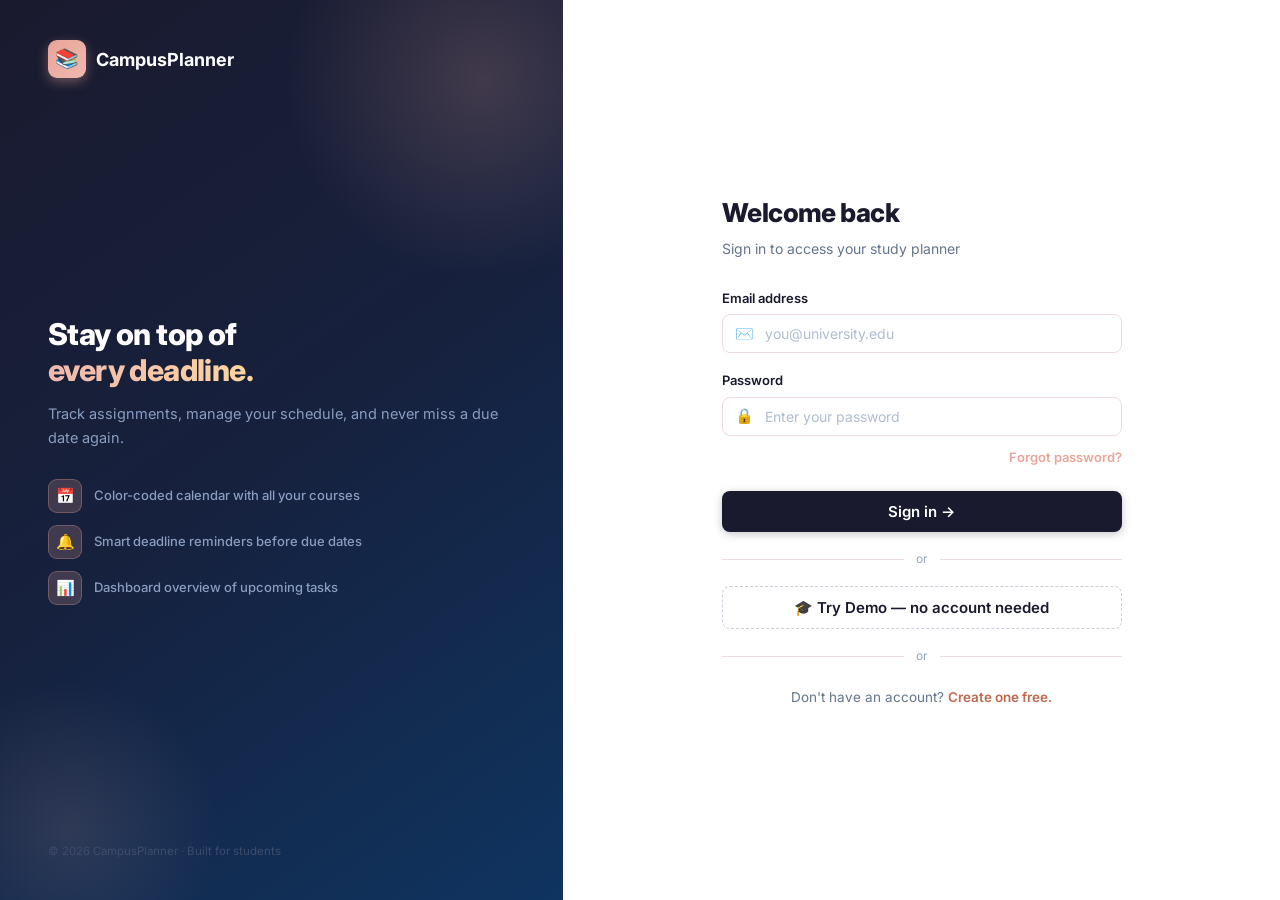
<file: index.html>
<!DOCTYPE html>
<html lang="en">
<head>
<meta charset="utf-8">
<meta name="viewport" content="width=device-width, initial-scale=1">
<title>CampusPlanner – Sign In</title>
<link rel="stylesheet" href="./main.css">
<style>
.form-stack { display:flex; flex-direction:column; gap:18px; margin-bottom:24px; }
.input-wrap { position:relative; }
.input-wrap .form-input { padding-left:42px; }
.input-icon {
  position:absolute; left:13px; top:50%; transform:translateY(-50%);
  font-size:15px; color:var(--text-muted); pointer-events:none;
}
.forgot-row { display:flex; justify-content:flex-end; margin-top:-6px; }
.forgot-link { font-size:13px; color:var(--primary); font-weight:600; text-decoration:none; }
.forgot-link:hover { text-decoration:underline; }
.alert-box {
  background:#fff1f2; border:1px solid #fecdd3; border-radius:var(--radius-sm);
  padding:10px 14px; font-size:13px; color:#be123c; margin-bottom:16px; display:none;
}
.alert-box.show { display:block; }
</style>
</head>
<body class="auth-body">

<!-- LEFT PANEL -->
<div class="auth-left">
  <div class="auth-brand">
    <div class="logo-mark">📚</div>
    <span class="auth-brand-name">CampusPlanner</span>
  </div>
  <div class="auth-hero">
    <h1 class="auth-hero-title">Stay on top of<br><span>every deadline.</span></h1>
    <p class="auth-hero-sub">Track assignments, manage your schedule, and never miss a due date again.</p>
    <div class="auth-features">
      <div class="auth-feature">
        <div class="auth-feature-icon">📅</div>
        <span class="auth-feature-text">Color-coded calendar with all your courses</span>
      </div>
      <div class="auth-feature">
        <div class="auth-feature-icon">🔔</div>
        <span class="auth-feature-text">Smart deadline reminders before due dates</span>
      </div>
      <div class="auth-feature">
        <div class="auth-feature-icon">📊</div>
        <span class="auth-feature-text">Dashboard overview of upcoming tasks</span>
      </div>
    </div>
  </div>
  <p class="auth-tagline">© 2026 CampusPlanner · Built for students</p>
</div>

<!-- RIGHT PANEL (form) -->
<div class="auth-right">
  <div class="auth-form-wrap">
    <h1 class="auth-form-title">Welcome back</h1>
    <p class="auth-form-sub">Sign in to access your study planner</p>

    <!-- Error alert (wrong credentials feedback — addresses Elliott Violation 1-9) -->
    <div class="alert-box" id="alertBox">
      ⚠ Incorrect email or password. Please check your details or
      <a href="./password.html" style="color:inherit;font-weight:700;">reset your password</a>.
    </div>

    <div class="form-stack">
      <div class="form-group">
        <label class="form-label">Email address</label>
        <div class="input-wrap">
          <span class="input-icon">✉️</span>
          <input id="email" class="form-input" type="email"
            placeholder="you@university.edu" autocomplete="email"
            oninput="clearFieldErr('email','emailErr')">
        </div>
        <span class="form-error" id="emailErr">Please enter your email address.</span>
      </div>

      <div class="form-group">
        <label class="form-label">Password</label>
        <div class="input-wrap">
          <span class="input-icon">🔒</span>
          <input id="password" class="form-input" type="password"
            placeholder="Enter your password" autocomplete="current-password"
            oninput="clearFieldErr('password','passErr')">
        </div>
        <span class="form-error" id="passErr">Please enter your password.</span>
      </div>

      <div class="forgot-row">
        <a class="forgot-link" href="./password.html">Forgot password?</a>
      </div>
    </div>

    <button class="btn btn-primary btn-full btn-lg" onclick="signIn()">Sign in →</button>

    <div class="auth-divider">or</div>

    <button class="btn btn-outline btn-full btn-lg" onclick="demoLogin()" style="border:1.5px dashed #c8d0dc;">
      🎓 Try Demo — no account needed
    </button>

    <div class="auth-divider">or</div>

    <p class="auth-footer-link">
      Don't have an account? <a href="./signup.html">Create one free.</a>
    </p>
  </div>
</div>

<div class="toast success" id="toast">✅ Signing you in…</div>

<script>
// Seed data on first ever visit so the app has content
(function seedData() {
  if (JSON.parse(localStorage.getItem('cp_assignments') || '[]').length > 0) return;
  const today = new Date();
  const d = o => { const x=new Date(today); x.setDate(x.getDate()+o); return x.toISOString().split('T')[0]; };
  localStorage.setItem('cp_assignments', JSON.stringify([
    {id:1,title:'Research Paper',      course:'psych',dueDate:d(6), reminder:'2',priority:'high',  estHours:'4',notes:'Manifest Destiny essay – 8 pages',completed:false,createdAt:d(-5)},
    {id:2,title:'Group Project',       course:'cs',   dueDate:d(4), reminder:'2',priority:'high',  estHours:'6',notes:'HCI prototype demo',              completed:false,createdAt:d(-5)},
    {id:3,title:'Lab Report',          course:'cs',   dueDate:d(-3),reminder:'2',priority:'medium',estHours:'2',notes:'',                                completed:true, createdAt:d(-8)},
    {id:4,title:'Coding Project',      course:'prog', dueDate:d(12),reminder:'3',priority:'medium',estHours:'5',notes:'Nested loops chapter',             completed:false,createdAt:d(-2)},
    {id:5,title:'CS Midterm',          course:'cs',   dueDate:d(18),reminder:'7',priority:'high',  estHours:'8',notes:'Study chapters 1–6',               completed:false,createdAt:d(-2)},
    {id:6,title:'Discrete HW',         course:'math', dueDate:d(20),reminder:'2',priority:'low',   estHours:'2',notes:'Problem set 4',                    completed:false,createdAt:d(-1)},
    {id:7,title:'Psychology Quiz',     course:'psych',dueDate:d(13),reminder:'1',priority:'medium',estHours:'1',notes:'',                                 completed:false,createdAt:d(-1)},
    {id:8,title:'Prog. Assignment 3',  course:'prog', dueDate:d(22),reminder:'2',priority:'medium',estHours:'3',notes:'Recursion exercises',               completed:false,createdAt:d(0)},
  ]));
})();

function clearFieldErr(inputId, errId) {
  document.getElementById(inputId).classList.remove('error');
  document.getElementById(errId).classList.remove('show');
  document.getElementById('alertBox').classList.remove('show');
}

function demoLogin() {
  // Set John Doe's profile
  localStorage.setItem('cp_user_name', 'John');
  localStorage.setItem('cp_logged_in', '1');

  // Load John's original assignments — 8 active, 4 completed, 2 due this week
  const today = new Date();
  const d = o => { const x=new Date(today); x.setDate(x.getDate()+o); return x.toISOString().split('T')[0]; };
  localStorage.setItem('cp_assignments', JSON.stringify([
    {id:1,  title:'Research Paper',         course:'psych', dueDate:d(5),  reminder:'2', priority:'high',   estHours:'4', notes:'Manifest Destiny – 8 pages',  completed:false, createdAt:d(-10)},
    {id:2,  title:'Group Project',          course:'cs',    dueDate:d(3),  reminder:'2', priority:'high',   estHours:'6', notes:'HCI prototype demo',           completed:false, createdAt:d(-10)},
    {id:3,  title:'Lab Report',             course:'cs',    dueDate:d(-3), reminder:'2', priority:'medium', estHours:'2', notes:'',                             completed:true,  createdAt:d(-14)},
    {id:4,  title:'Coding Project',         course:'prog',  dueDate:d(11), reminder:'3', priority:'medium', estHours:'5', notes:'Nested loops chapter',          completed:false, createdAt:d(-5)},
    {id:5,  title:'CS Midterm',             course:'cs',    dueDate:d(17), reminder:'7', priority:'high',   estHours:'8', notes:'Study chapters 1–6',            completed:false, createdAt:d(-5)},
    {id:6,  title:'Discrete HW',            course:'math',  dueDate:d(19), reminder:'2', priority:'low',    estHours:'2', notes:'Problem set 4',                 completed:false, createdAt:d(-4)},
    {id:7,  title:'Psychology Quiz',        course:'psych', dueDate:d(12), reminder:'1', priority:'medium', estHours:'1', notes:'',                             completed:false, createdAt:d(-4)},
    {id:8,  title:'Programming Assignment', course:'prog',  dueDate:d(21), reminder:'2', priority:'medium', estHours:'3', notes:'Recursion exercises',           completed:false, createdAt:d(-3)},
    {id:9,  title:'Data Structures Quiz',   course:'cs',    dueDate:d(8),  reminder:'2', priority:'medium', estHours:'2', notes:'',                             completed:false, createdAt:d(-2)},
    {id:10, title:'Calculus HW',            course:'math',  dueDate:d(-7), reminder:'2', priority:'low',    estHours:'1', notes:'',                             completed:true,  createdAt:d(-14)},
    {id:11, title:'CS Project Proposal',    course:'cs',    dueDate:d(-14),reminder:'2', priority:'medium', estHours:'3', notes:'',                             completed:true,  createdAt:d(-21)},
    {id:12, title:'Psychology Paper Draft', course:'psych', dueDate:d(-10),reminder:'2', priority:'high',   estHours:'4', notes:'',                             completed:true,  createdAt:d(-18)},
  ]));

  const t = document.getElementById('toast');
  t.textContent = '🎓 Loading demo…';
  t.classList.add('show');
  setTimeout(() => window.location.href = './dashboard.html', 900);
}

function signIn() {
  const email = document.getElementById('email').value.trim();
  const pass  = document.getElementById('password').value;
  let ok = true;

  // Clear previous errors
  ['email','password'].forEach(id => document.getElementById(id).classList.remove('error'));
  ['emailErr','passErr'].forEach(id => document.getElementById(id).classList.remove('show'));
  document.getElementById('alertBox').classList.remove('show');

  // Validate — addresses Elliott Violation 1-5
  if (!email || !email.includes('@')) {
    document.getElementById('email').classList.add('error');
    document.getElementById('emailErr').classList.add('show');
    ok = false;
  }
  if (!pass) {
    document.getElementById('password').classList.add('error');
    document.getElementById('passErr').classList.add('show');
    ok = false;
  }
  if (!ok) return;

  // Simulate credential check — wrong password shows helpful error (Elliott Violation 1-9)
  const savedPass = localStorage.getItem('cp_password');
  if (savedPass && pass !== savedPass) {
    document.getElementById('password').classList.add('error');
    document.getElementById('alertBox').classList.add('show');
    return;
  }

  // Save user name hint from email
  if (!localStorage.getItem('cp_user_name')) {
    const namePart = email.split('@')[0].split('.')[0];
    localStorage.setItem('cp_user_name', namePart.charAt(0).toUpperCase() + namePart.slice(1));
  }

  localStorage.setItem('cp_logged_in', '1');
  const t = document.getElementById('toast');
  t.classList.add('show');
  setTimeout(() => window.location.href = './dashboard.html', 900);
}

document.addEventListener('keydown', e => { if (e.key === 'Enter') signIn(); });
</script>
</body>
</html>
</file>
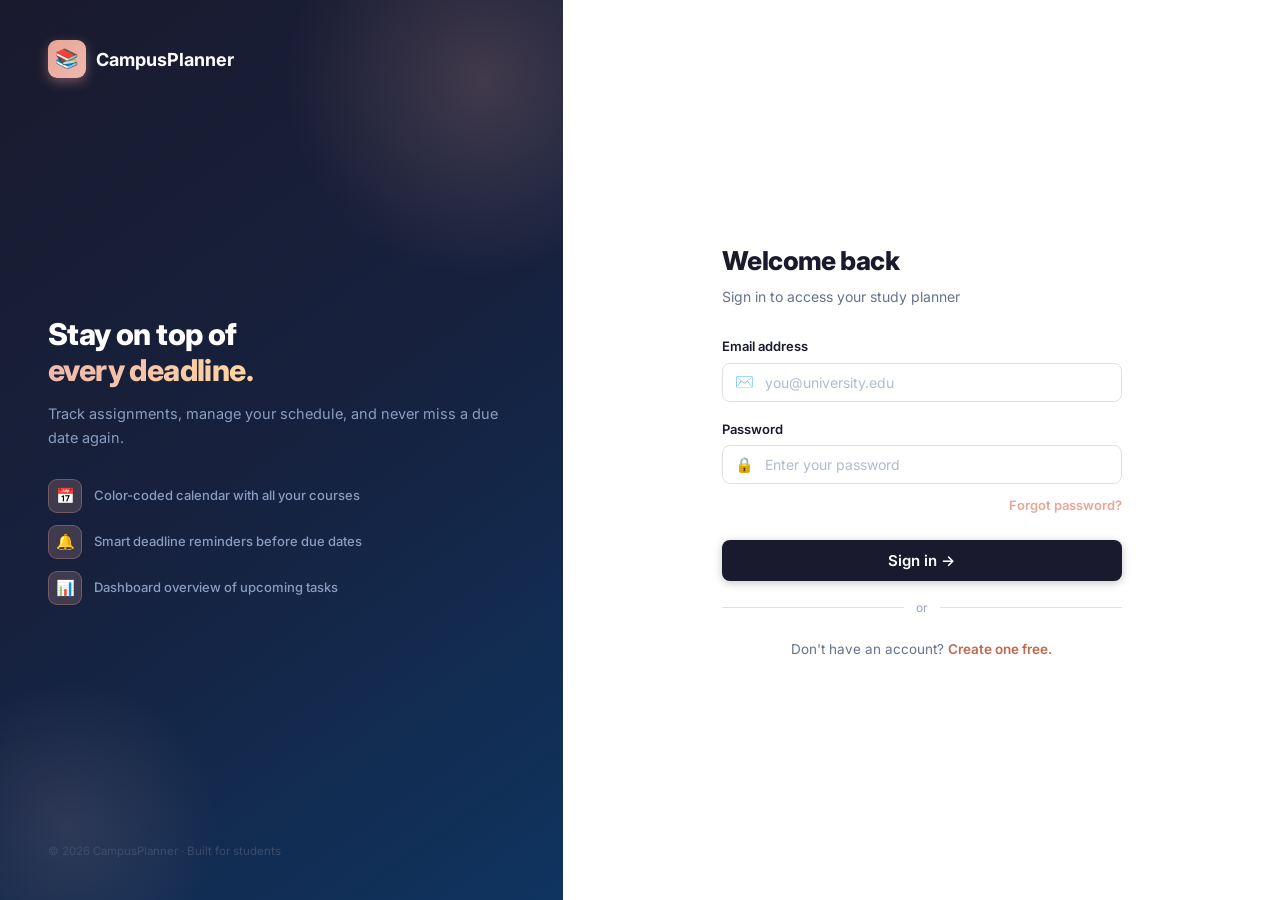
<file: password.html>
<!DOCTYPE html>
<html lang="en">
<head>
<meta charset="utf-8">
<meta name="viewport" content="width=device-width, initial-scale=1">
<title>CampusPlanner – Sign In</title>
<link rel="stylesheet" href="./main.css">
<style>
.form-stack { display:flex; flex-direction:column; gap:18px; margin-bottom:24px; }
.input-wrap { position:relative; }
.input-wrap .form-input { padding-left:42px; }
.input-icon {
  position:absolute; left:13px; top:50%; transform:translateY(-50%);
  font-size:15px; color:var(--text-muted); pointer-events:none;
}
.forgot-row { display:flex; justify-content:flex-end; margin-top:-6px; }
.forgot-link { font-size:13px; color:var(--primary); font-weight:600; text-decoration:none; }
.forgot-link:hover { text-decoration:underline; }
.alert-box {
  background:#fff1f2; border:1px solid #fecdd3; border-radius:var(--radius-sm);
  padding:10px 14px; font-size:13px; color:#be123c; margin-bottom:16px; display:none;
}
.alert-box.show { display:block; }
</style>
</head>
<body class="auth-body">

<!-- LEFT PANEL -->
<div class="auth-left">
  <div class="auth-brand">
    <div class="logo-mark">📚</div>
    <span class="auth-brand-name">CampusPlanner</span>
  </div>
  <div class="auth-hero">
    <h1 class="auth-hero-title">Stay on top of<br><span>every deadline.</span></h1>
    <p class="auth-hero-sub">Track assignments, manage your schedule, and never miss a due date again.</p>
    <div class="auth-features">
      <div class="auth-feature">
        <div class="auth-feature-icon">📅</div>
        <span class="auth-feature-text">Color-coded calendar with all your courses</span>
      </div>
      <div class="auth-feature">
        <div class="auth-feature-icon">🔔</div>
        <span class="auth-feature-text">Smart deadline reminders before due dates</span>
      </div>
      <div class="auth-feature">
        <div class="auth-feature-icon">📊</div>
        <span class="auth-feature-text">Dashboard overview of upcoming tasks</span>
      </div>
    </div>
  </div>
  <p class="auth-tagline">© 2026 CampusPlanner · Built for students</p>
</div>

<!-- RIGHT PANEL (form) -->
<div class="auth-right">
  <div class="auth-form-wrap">
    <h1 class="auth-form-title">Welcome back</h1>
    <p class="auth-form-sub">Sign in to access your study planner</p>

    <!-- Error alert (wrong credentials feedback — addresses Elliott Violation 1-9) -->
    <div class="alert-box" id="alertBox">
      ⚠ Incorrect email or password. Please check your details or
      <a href="./password.html" style="color:inherit;font-weight:700;">reset your password</a>.
    </div>

    <div class="form-stack">
      <div class="form-group">
        <label class="form-label">Email address</label>
        <div class="input-wrap">
          <span class="input-icon">✉️</span>
          <input id="email" class="form-input" type="email"
            placeholder="you@university.edu" autocomplete="email"
            oninput="clearFieldErr('email','emailErr')">
        </div>
        <span class="form-error" id="emailErr">Please enter your email address.</span>
      </div>

      <div class="form-group">
        <label class="form-label">Password</label>
        <div class="input-wrap">
          <span class="input-icon">🔒</span>
          <input id="password" class="form-input" type="password"
            placeholder="Enter your password" autocomplete="current-password"
            oninput="clearFieldErr('password','passErr')">
        </div>
        <span class="form-error" id="passErr">Please enter your password.</span>
      </div>

      <div class="forgot-row">
        <a class="forgot-link" href="./password.html">Forgot password?</a>
      </div>
    </div>

    <button class="btn btn-primary btn-full btn-lg" onclick="signIn()">Sign in →</button>

    <div class="auth-divider">or</div>

    <p class="auth-footer-link">
      Don't have an account? <a href="./signup.html">Create one free.</a>
    </p>
  </div>
</div>

<div class="toast success" id="toast">✅ Signing you in…</div>

<script>
// Seed data on first ever visit so the app has content
(function seedData() {
  if (JSON.parse(localStorage.getItem('cp_assignments') || '[]').length > 0) return;
  const today = new Date();
  const d = o => { const x=new Date(today); x.setDate(x.getDate()+o); return x.toISOString().split('T')[0]; };
  localStorage.setItem('cp_assignments', JSON.stringify([
    {id:1,title:'Research Paper',      course:'psych',dueDate:d(6), reminder:'2',priority:'high',  estHours:'4',notes:'Manifest Destiny essay – 8 pages',completed:false,createdAt:d(-5)},
    {id:2,title:'Group Project',       course:'cs',   dueDate:d(4), reminder:'2',priority:'high',  estHours:'6',notes:'HCI prototype demo',              completed:false,createdAt:d(-5)},
    {id:3,title:'Lab Report',          course:'cs',   dueDate:d(-3),reminder:'2',priority:'medium',estHours:'2',notes:'',                                completed:true, createdAt:d(-8)},
    {id:4,title:'Coding Project',      course:'prog', dueDate:d(12),reminder:'3',priority:'medium',estHours:'5',notes:'Nested loops chapter',             completed:false,createdAt:d(-2)},
    {id:5,title:'CS Midterm',          course:'cs',   dueDate:d(18),reminder:'7',priority:'high',  estHours:'8',notes:'Study chapters 1–6',               completed:false,createdAt:d(-2)},
    {id:6,title:'Discrete HW',         course:'math', dueDate:d(20),reminder:'2',priority:'low',   estHours:'2',notes:'Problem set 4',                    completed:false,createdAt:d(-1)},
    {id:7,title:'Psychology Quiz',     course:'psych',dueDate:d(13),reminder:'1',priority:'medium',estHours:'1',notes:'',                                 completed:false,createdAt:d(-1)},
    {id:8,title:'Prog. Assignment 3',  course:'prog', dueDate:d(22),reminder:'2',priority:'medium',estHours:'3',notes:'Recursion exercises',               completed:false,createdAt:d(0)},
  ]));
})();

function clearFieldErr(inputId, errId) {
  document.getElementById(inputId).classList.remove('error');
  document.getElementById(errId).classList.remove('show');
  document.getElementById('alertBox').classList.remove('show');
}

function signIn() {
  const email = document.getElementById('email').value.trim();
  const pass  = document.getElementById('password').value;
  let ok = true;

  // Clear previous errors
  ['email','password'].forEach(id => document.getElementById(id).classList.remove('error'));
  ['emailErr','passErr'].forEach(id => document.getElementById(id).classList.remove('show'));
  document.getElementById('alertBox').classList.remove('show');

  // Validate — addresses Elliott Violation 1-5
  if (!email || !email.includes('@')) {
    document.getElementById('email').classList.add('error');
    document.getElementById('emailErr').classList.add('show');
    ok = false;
  }
  if (!pass) {
    document.getElementById('password').classList.add('error');
    document.getElementById('passErr').classList.add('show');
    ok = false;
  }
  if (!ok) return;

  // Simulate credential check — wrong password shows helpful error (Elliott Violation 1-9)
  const savedPass = localStorage.getItem('cp_password');
  if (savedPass && pass !== savedPass) {
    document.getElementById('password').classList.add('error');
    document.getElementById('alertBox').classList.add('show');
    return;
  }

  // Save user name hint from email
  if (!localStorage.getItem('cp_user_name')) {
    const namePart = email.split('@')[0].split('.')[0];
    localStorage.setItem('cp_user_name', namePart.charAt(0).toUpperCase() + namePart.slice(1));
  }

  sessionStorage.setItem('cp_logged_in', '1');
  const t = document.getElementById('toast');
  t.classList.add('show');
  setTimeout(() => window.location.href = './dashboard.html', 900);
}

document.addEventListener('keydown', e => { if (e.key === 'Enter') signIn(); });
</script>
</body>
</html>
</file>
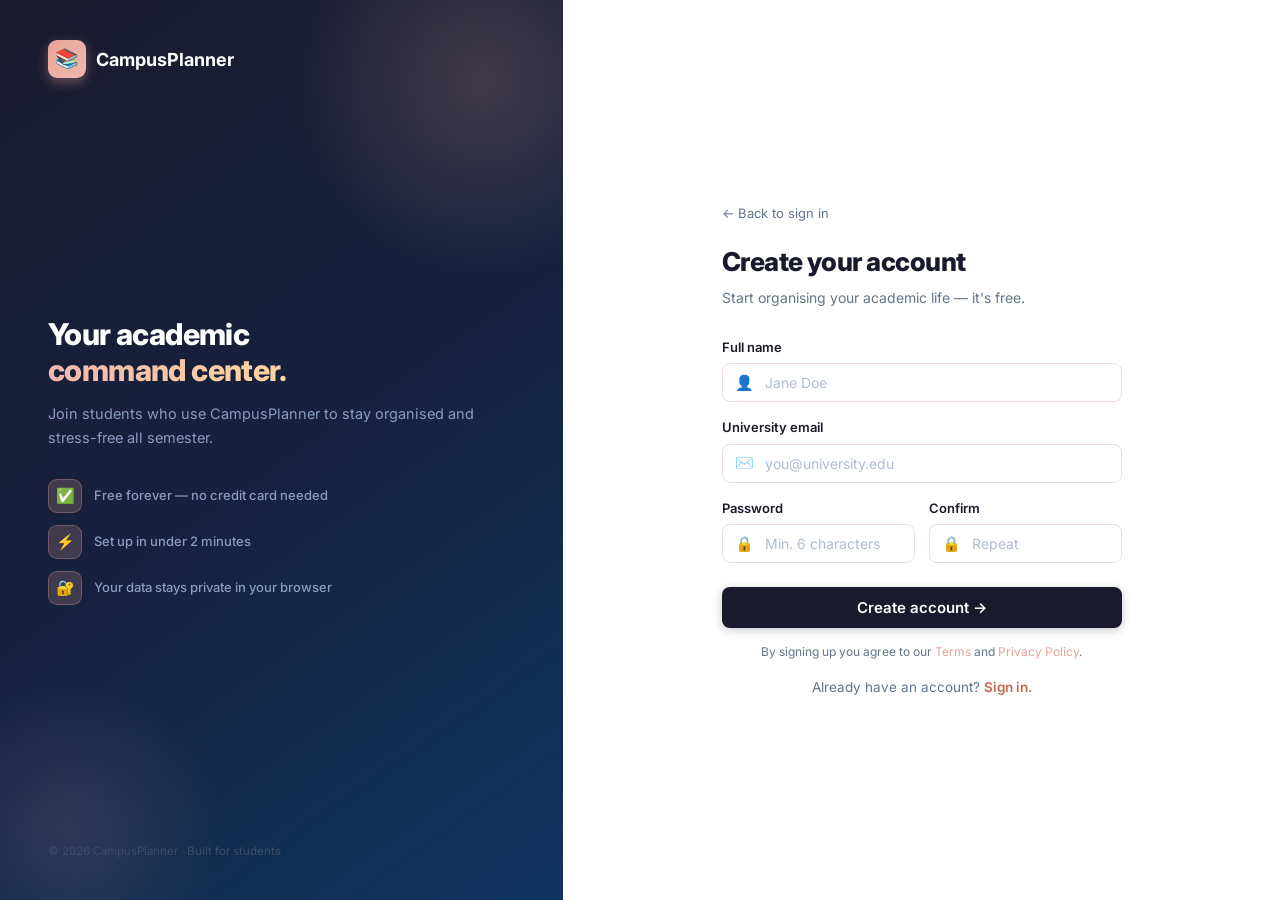
<file: signup.html>
<!DOCTYPE html>
<html lang="en">
<head>
<meta charset="utf-8">
<meta name="viewport" content="width=device-width, initial-scale=1">
<title>CampusPlanner – Create Account</title>
<link rel="stylesheet" href="./main.css">
<style>
.form-stack  { display:flex; flex-direction:column; gap:16px; margin-bottom:24px; }
.form-row-2  { display:grid; grid-template-columns:1fr 1fr; gap:14px; }
.input-wrap  { position:relative; }
.input-wrap .form-input { padding-left:42px; }
.input-icon  { position:absolute;left:13px;top:50%;transform:translateY(-50%);font-size:15px;color:var(--text-muted);pointer-events:none; }
.terms { font-size:12px;color:var(--text-muted);text-align:center;margin-top:14px;line-height:1.6; }
.terms a { color:var(--primary);text-decoration:none; }
</style>
</head>
<body class="auth-body">
<div class="auth-left">
  <div class="auth-brand">
    <div class="logo-mark">📚</div>
    <span class="auth-brand-name">CampusPlanner</span>
  </div>
  <div class="auth-hero">
    <h1 class="auth-hero-title">Your academic<br><span>command center.</span></h1>
    <p class="auth-hero-sub">Join students who use CampusPlanner to stay organised and stress-free all semester.</p>
    <div class="auth-features">
      <div class="auth-feature"><div class="auth-feature-icon">✅</div><span class="auth-feature-text">Free forever — no credit card needed</span></div>
      <div class="auth-feature"><div class="auth-feature-icon">⚡</div><span class="auth-feature-text">Set up in under 2 minutes</span></div>
      <div class="auth-feature"><div class="auth-feature-icon">🔐</div><span class="auth-feature-text">Your data stays private in your browser</span></div>
    </div>
  </div>
  <p class="auth-tagline">© 2026 CampusPlanner · Built for students</p>
</div>

<div class="auth-right">
  <div class="auth-form-wrap">
    <a class="auth-back" href="./index.html">← Back to sign in</a>
    <h1 class="auth-form-title">Create your account</h1>
    <p class="auth-form-sub">Start organising your academic life — it's free.</p>

    <div class="form-stack">
      <div class="form-group">
        <label class="form-label">Full name</label>
        <div class="input-wrap">
          <span class="input-icon">👤</span>
          <input id="name" class="form-input" type="text" placeholder="Jane Doe" oninput="ce('name','nameErr')">
        </div>
        <span class="form-error" id="nameErr">Please enter your full name.</span>
      </div>
      <div class="form-group">
        <label class="form-label">University email</label>
        <div class="input-wrap">
          <span class="input-icon">✉️</span>
          <input id="email" class="form-input" type="email" placeholder="you@university.edu" oninput="ce('email','emailErr')">
        </div>
        <span class="form-error" id="emailErr">Please enter a valid email address.</span>
      </div>
      <div class="form-row-2">
        <div class="form-group">
          <label class="form-label">Password</label>
          <div class="input-wrap">
            <span class="input-icon">🔒</span>
            <input id="password" class="form-input" type="password" placeholder="Min. 6 characters" oninput="ce('password','passErr')">
          </div>
          <span class="form-error" id="passErr">Password must be at least 6 characters.</span>
        </div>
        <div class="form-group">
          <label class="form-label">Confirm</label>
          <div class="input-wrap">
            <span class="input-icon">🔒</span>
            <input id="confirm" class="form-input" type="password" placeholder="Repeat" oninput="ce('confirm','confirmErr')">
          </div>
          <span class="form-error" id="confirmErr">Passwords do not match.</span>
        </div>
      </div>
    </div>

    <button class="btn btn-primary btn-full btn-lg" onclick="createAccount()">Create account →</button>
    <p class="terms">By signing up you agree to our <a href="#">Terms</a> and <a href="#">Privacy Policy</a>.</p>
    <p class="auth-footer-link" style="margin-top:16px;">Already have an account? <a href="./index.html">Sign in.</a></p>
  </div>
</div>
<div class="toast success" id="toast">✅ Account created! Redirecting…</div>
<script>
function ce(i,e){ document.getElementById(i).classList.remove('error'); document.getElementById(e).classList.remove('show'); }
function flag(i,e){ document.getElementById(i).classList.add('error'); document.getElementById(e).classList.add('show'); }
function createAccount(){
  const name=document.getElementById('name').value.trim();
  const email=document.getElementById('email').value.trim();
  const pass=document.getElementById('password').value;
  const conf=document.getElementById('confirm').value;
  ['name','email','password','confirm'].forEach(id=>document.getElementById(id).classList.remove('error'));
  ['nameErr','emailErr','passErr','confirmErr'].forEach(id=>document.getElementById(id).classList.remove('show'));
  let ok=true;
  if(!name)               { flag('name','nameErr'); ok=false; }
  if(!email||!email.includes('@')){ flag('email','emailErr'); ok=false; }
  if(!pass||pass.length<6){ flag('password','passErr'); ok=false; }
  if(pass!==conf)         { flag('confirm','confirmErr'); ok=false; }
  if(!ok) return;
  localStorage.setItem('cp_user_name', name.split(' ')[0]);
  localStorage.setItem('cp_password', pass);
  localStorage.setItem('cp_logged_in', '1');
  // Seed data
  if(JSON.parse(localStorage.getItem('cp_assignments')||'[]').length===0){
    const today=new Date();
    const d=o=>{const x=new Date(today);x.setDate(x.getDate()+o);return x.toISOString().split('T')[0];};
    localStorage.setItem('cp_assignments',JSON.stringify([
      {id:1,title:'Research Paper',course:'psych',dueDate:d(6),reminder:'2',priority:'high',estHours:'4',notes:'',completed:false,createdAt:d(-5)},
      {id:2,title:'Group Project',course:'cs',dueDate:d(4),reminder:'2',priority:'high',estHours:'6',notes:'',completed:false,createdAt:d(-5)},
      {id:4,title:'Coding Project',course:'prog',dueDate:d(12),reminder:'3',priority:'medium',estHours:'5',notes:'',completed:false,createdAt:d(-2)},
    ]));
  }
  const t=document.getElementById('toast'); t.classList.add('show');
  setTimeout(()=>window.location.href='./dashboard.html',900);
}
document.addEventListener('keydown',e=>{if(e.key==='Enter')createAccount();});
</script>
</body>
</html>
</file>
<file: main.css>
@import url('https://fonts.googleapis.com/css2?family=Inter:wght@300;400;500;600;700;800&display=swap');

*, *::before, *::after { box-sizing: border-box; margin: 0; padding: 0; }

:root {
  /* ── Original CampusPlanner colour palette ── */
  --sidebar-bg:    #1a1a2e;          /* original dark navy sidebar */
  --primary:       #e8a598;          /* original warm coral/salmon accent */
  --primary-dark:  #d4887a;
  --primary-light: #f0b8ae;
  --primary-soft:  #fdf0ee;
  --bg:            #f9e8e8;          /* original blush pink main background */
  --card:          #ffffff;
  --text:          #1a1a2e;
  --text-muted:    #64748b;
  --text-light:    #94a3b8;
  --border:        #eedcdc;          /* soft pink-tinted border */
  --border-light:  #f5eded;
  --shadow-sm:     0 1px 3px rgba(26,26,46,.06), 0 1px 2px rgba(26,26,46,.04);
  --shadow:        0 4px 6px -1px rgba(26,26,46,.07), 0 2px 4px -2px rgba(26,26,46,.05);
  --shadow-md:     0 10px 25px -3px rgba(26,26,46,.08), 0 4px 10px -4px rgba(26,26,46,.05);
  --shadow-lg:     0 20px 40px -8px rgba(26,26,46,.12);
  --radius-sm:     8px;
  --radius:        14px;
  --radius-lg:     20px;

  /* course colours — kept from original */
  --cs:            #6d57f8; --cs-soft:    #ede9fe;
  --prog:          #f43f5e; --prog-soft:  #fff1f2;
  --psych:         #f59e0b; --psych-soft: #fffbeb;
  --math:          #10b981; --math-soft:  #ecfdf5;
  --done:          #94a3b8; --done-soft:  #f1f5f9;
}

/* Base — no flex/overflow here so auth pages work */
body {
  font-family: 'Inter', -apple-system, sans-serif;
  font-size: 15px;
  line-height: 1.5;
  color: var(--text);
  background: var(--bg);
  -webkit-font-smoothing: antialiased;
}

/* App pages (dashboard, calendar, etc.) */
body.app-layout {
  display: flex;
  height: 100vh;
  overflow: hidden;
}

/* Make sidebar mount wrapper transparent to flexbox layout */
#sidebarMount {
  display: contents;
}

/* ── SIDEBAR ───────────────────────────────────────── */
.sidebar {
  width: 256px; min-width: 256px;
  height: 100vh;
  background: var(--sidebar-bg);
  display: flex; flex-direction: column;
  overflow-y: auto; overflow-x: hidden;
  border-right: 1px solid rgba(255,255,255,.04);
  flex-shrink: 0;
}
.sidebar-logo {
  display: flex; align-items: center; gap: 10px;
  padding: 22px 20px 18px;
  border-bottom: 1px solid rgba(255,255,255,.06);
}
.logo-mark {
  width: 34px; height: 34px; border-radius: 9px;
  background: linear-gradient(135deg, #e8a598, #f0b8ae);
  display: flex; align-items: center; justify-content: center;
  font-size: 17px; flex-shrink: 0;
  box-shadow: 0 4px 12px rgba(232,165,152,.4);
}
.logo-name { font-size: 16px; font-weight: 700; color: #fff; letter-spacing:-.01em; }
.nav-group { padding: 18px 12px 4px; }
.nav-group-label {
  font-size: 10px; font-weight: 700; letter-spacing:.09em;
  text-transform: uppercase; color: #3d4d6b;
  padding: 0 8px; margin-bottom: 6px;
}
.nav-link {
  display: flex; align-items: center; gap: 10px;
  padding: 9px 10px; border-radius: var(--radius-sm);
  color: #8a9dc0; font-size: 13.5px; font-weight: 500;
  text-decoration: none; margin-bottom: 1px;
  transition: background .15s, color .15s; cursor: pointer;
}
.nav-link:hover  { background: rgba(255,255,255,.06); color: #c8d4e8; }
.nav-link.active { background: rgba(232,165,152,.2); color: #f0b8ae; font-weight:600; }
.nav-link .icon  { font-size: 15px; width: 20px; text-align: center; flex-shrink:0; }
.course-pip { width:7px; height:7px; border-radius:50%; flex-shrink:0; margin-left:2px; }
.sidebar-footer {
  margin-top: auto;
  padding: 14px 12px;
  border-top: 1px solid rgba(255,255,255,.05);
}
.profile-row {
  display: flex; align-items: center; gap: 10px;
  padding: 8px; border-radius: var(--radius-sm);
  cursor: pointer; transition: background .15s;
  min-height: 52px;
}
.profile-row:hover { background: rgba(255,255,255,.06); }
.avatar-circle {
  width: 32px; height: 32px; border-radius: 50%; flex-shrink:0;
  background: linear-gradient(135deg, #e8a598, #f0b8ae);
  color: #fff; font-size:12px; font-weight:700;
  display:flex; align-items:center; justify-content:center;
}
.profile-name { font-size:13px; font-weight:600; color:#d1dce9; }
.profile-sub  { font-size:11px; color:#4a5d7a; }

/* ── MAIN ──────────────────────────────────────────── */
.main {
  flex: 1; height: 100vh; overflow-y: auto;
  padding: 32px 36px 40px;
  display: flex; flex-direction: column; gap: 22px;
}

/* ── PAGE HEADER ───────────────────────────────────── */
.page-header {
  display: flex; align-items: flex-start;
  justify-content: space-between; gap: 16px; flex-wrap: wrap;
}
.page-title { font-size: 22px; font-weight: 800; letter-spacing:-.02em; line-height:1.2; }
.page-sub   { font-size: 13.5px; color: var(--text-muted); margin-top: 3px; }

/* ── CARDS ─────────────────────────────────────────── */
.card {
  background: var(--card); border-radius: var(--radius);
  border: 1px solid var(--border); box-shadow: var(--shadow-sm);
}

/* ── BUTTONS ───────────────────────────────────────── */
.btn {
  display: inline-flex; align-items: center; gap: 6px;
  padding: 9px 18px; border-radius: var(--radius-sm);
  font-size: 13.5px; font-weight: 600; cursor: pointer;
  border: none; text-decoration: none; transition: all .15s;
  white-space: nowrap; font-family: inherit; line-height:1;
}
.btn-primary {
  background: #1a1a2e;
  color: #fff; box-shadow: 0 2px 8px rgba(26,26,46,.25);
}
.btn-primary:hover {
  background: #2a2a3e;
  box-shadow: 0 4px 14px rgba(26,26,46,.35);
  transform: translateY(-1px);
}
.btn-outline {
  background: var(--card); color: var(--text);
  border: 1.5px solid var(--border);
}
.btn-outline:hover { background: var(--bg); border-color: #c8d0dc; }
.btn-ghost  { background: transparent; color: var(--text-muted); }
.btn-ghost:hover  { background: var(--bg); color: var(--text); }
.btn-danger { background: #fff1f2; color: var(--prog); border: 1.5px solid #fecdd3; }
.btn-danger:hover { background: #fee2e2; }
.btn-sm  { padding: 6px 13px; font-size: 12.5px; }
.btn-lg  { padding: 13px 24px; font-size: 15px; }
.btn-full { width: 100%; justify-content: center; }

/* ── FORMS ─────────────────────────────────────────── */
.form-group { display: flex; flex-direction: column; gap: 6px; }
.form-label { font-size: 13px; font-weight: 600; color: var(--text); }
.form-label .req { color: var(--primary); margin-left: 2px; }
.form-input {
  width: 100%; padding: 10px 14px;
  border: 1.5px solid var(--border); border-radius: var(--radius-sm);
  font-size: 14px; font-family: 'Inter', sans-serif;
  background: var(--card); color: var(--text);
  transition: border .15s, box-shadow .15s; outline: none;
  -webkit-appearance: none;
}
.form-input::placeholder { color: #b0bccf; }
.form-input:focus {
  border-color: #e8a598;
  box-shadow: 0 0 0 3px rgba(232,165,152,.18);
}
.form-input.error { border-color: var(--prog); }
.form-input.error:focus { box-shadow: 0 0 0 3px rgba(244,63,94,.12); }
select.form-input  { cursor: pointer; }
textarea.form-input { resize: vertical; min-height: 88px; line-height:1.6; }
.form-hint  { font-size: 12px; color: var(--text-muted); }
.form-error { font-size: 12px; color: var(--prog); display: none; font-weight:500; }
.form-error.show { display: block; }

/* ── TOAST ─────────────────────────────────────────── */
.toast {
  position: fixed; bottom: 28px; right: 28px;
  background: var(--text); color: #fff;
  padding: 13px 20px; border-radius: var(--radius-sm);
  font-size: 13.5px; font-weight: 500;
  box-shadow: var(--shadow-md); z-index: 9999;
  display: flex; align-items: center; gap: 8px;
  opacity: 0; transform: translateY(10px) scale(.98);
  transition: opacity .2s, transform .2s;
  pointer-events: none; max-width: 320px;
}
.toast.show    { opacity: 1; transform: translateY(0) scale(1); }
.toast.success { border-left: 4px solid var(--math); }
.toast.error   { border-left: 4px solid var(--prog); }

/* ── BADGE ─────────────────────────────────────────── */
.badge {
  display: inline-flex; align-items: center;
  padding: 3px 9px; border-radius: 99px;
  font-size: 11.5px; font-weight: 600;
}
.badge-cs    { background: var(--cs-soft);    color: var(--cs);    }
.badge-prog  { background: var(--prog-soft);  color: var(--prog);  }
.badge-psych { background: var(--psych-soft); color: #b45309;      }
.badge-math  { background: var(--math-soft);  color: var(--math);  }
.badge-done  { background: var(--done-soft);  color: var(--done);  }

/* ── SECTION HEADER ────────────────────────────────── */
.section-hd {
  display: flex; align-items: center; justify-content: space-between;
  padding: 18px 22px 14px;
}
.section-title { font-size: 14px; font-weight: 700; }

/* ── MODAL OVERLAY ─────────────────────────────────── */
.overlay {
  position: fixed; inset: 0; background: rgba(15,23,42,.5);
  display: flex; align-items: center; justify-content: center;
  z-index: 1000; opacity: 0; pointer-events: none; transition: opacity .2s;
}
.overlay.open { opacity: 1; pointer-events: all; }
.modal {
  background: var(--card); border-radius: var(--radius-lg);
  padding: 30px; width: 100%; max-width: 420px;
  box-shadow: var(--shadow-lg);
  transform: translateY(12px) scale(.98); transition: transform .2s;
}
.overlay.open .modal { transform: translateY(0) scale(1); }
.modal-title  { font-size: 18px; font-weight: 800; margin-bottom: 18px; letter-spacing:-.01em; }
.modal-row    { display: flex; gap: 10px; align-items: flex-start; margin-bottom: 12px; font-size: 13.5px; }
.modal-lbl    { color: var(--text-muted); font-weight: 600; min-width: 90px; }
.modal-val    { color: var(--text); font-weight: 500; }
.modal-actions { display: flex; gap: 10px; margin-top: 22px; flex-wrap: wrap; }

/* ── AUTH PAGES ────────────────────────────────────── */
/* Auth pages do NOT use body.app-layout — they scroll normally */
body.auth-body {
  min-height: 100vh;
  display: flex;
  background: #fff;
}
.auth-left {
  width: 44%; min-width: 360px;
  background: linear-gradient(145deg, #1a1a2e 0%, #16213e 50%, #0f3460 100%);
  display: flex; flex-direction: column;
  justify-content: space-between; padding: 40px 48px;
  position: relative; overflow: hidden;
}
.auth-left::before {
  content: ''; position: absolute; top: -120px; right: -120px;
  width: 400px; height: 400px; border-radius: 50%;
  background: radial-gradient(circle, rgba(232,165,152,.2) 0%, transparent 70%);
}
.auth-left::after {
  content: ''; position: absolute; bottom: -80px; left: -80px;
  width: 300px; height: 300px; border-radius: 50%;
  background: radial-gradient(circle, rgba(240,184,174,.12) 0%, transparent 70%);
}
.auth-brand { display:flex; align-items:center; gap:10px; position:relative; z-index:1; }
.auth-brand .logo-mark { width:38px; height:38px; font-size:19px; }
.auth-brand-name { font-size:18px; font-weight:700; color:#fff; }
.auth-hero { position:relative; z-index:1; }
.auth-hero-title {
  font-size: 30px; font-weight: 800; color: #fff; line-height: 1.2;
  letter-spacing:-.02em; margin-bottom: 14px;
}
.auth-hero-title span {
  background: linear-gradient(90deg, #f0b8ae, #fdd5a0);
  -webkit-background-clip: text; -webkit-text-fill-color: transparent;
}
.auth-hero-sub { font-size:14.5px; color:#8a9dc0; line-height:1.7; margin-bottom:28px; }
.auth-features { display:flex; flex-direction:column; gap:12px; }
.auth-feature  { display:flex; align-items:center; gap:12px; }
.auth-feature-icon {
  width:34px; height:34px; border-radius:9px; flex-shrink:0;
  background: rgba(232,165,152,.2); border: 1px solid rgba(232,165,152,.3);
  display:flex; align-items:center; justify-content:center; font-size:15px;
}
.auth-feature-text { font-size:13px; color:#8a9dc0; font-weight:500; }
.auth-tagline { font-size:11.5px; color:#3d4d6b; position:relative; z-index:1; }
.auth-right {
  flex: 1; display:flex; align-items:center; justify-content:center;
  padding: 48px 48px; overflow-y: auto; background: #fff;
}
.auth-form-wrap { width: 100%; max-width: 400px; }
.auth-form-title {
  font-size: 26px; font-weight: 800; color: var(--text);
  letter-spacing:-.02em; margin-bottom: 6px;
}
.auth-form-sub   { font-size:14px; color:var(--text-muted); margin-bottom:30px; }
.auth-footer-link { text-align:center; margin-top:22px; font-size:13.5px; color:var(--text-muted); }
.auth-footer-link a { color: #c0694e; font-weight:600; text-decoration:none; }
.auth-footer-link a:hover { text-decoration:underline; }
.auth-back { display:inline-flex; align-items:center; gap:5px; font-size:13px; color:var(--text-muted); text-decoration:none; margin-bottom:18px; }
.auth-back:hover { color:var(--text); }
.auth-divider {
  display:flex; align-items:center; gap:12px;
  margin: 18px 0; color:var(--text-light); font-size:12px;
}
.auth-divider::before, .auth-divider::after {
  content:''; flex:1; height:1px; background:var(--border);
}

/* ── RESPONSIVE: hide auth-left on small screens ──── */
@media (max-width: 768px) {
  .auth-left { display: none; }
  .auth-right { padding: 32px 24px; }
}
</file>
